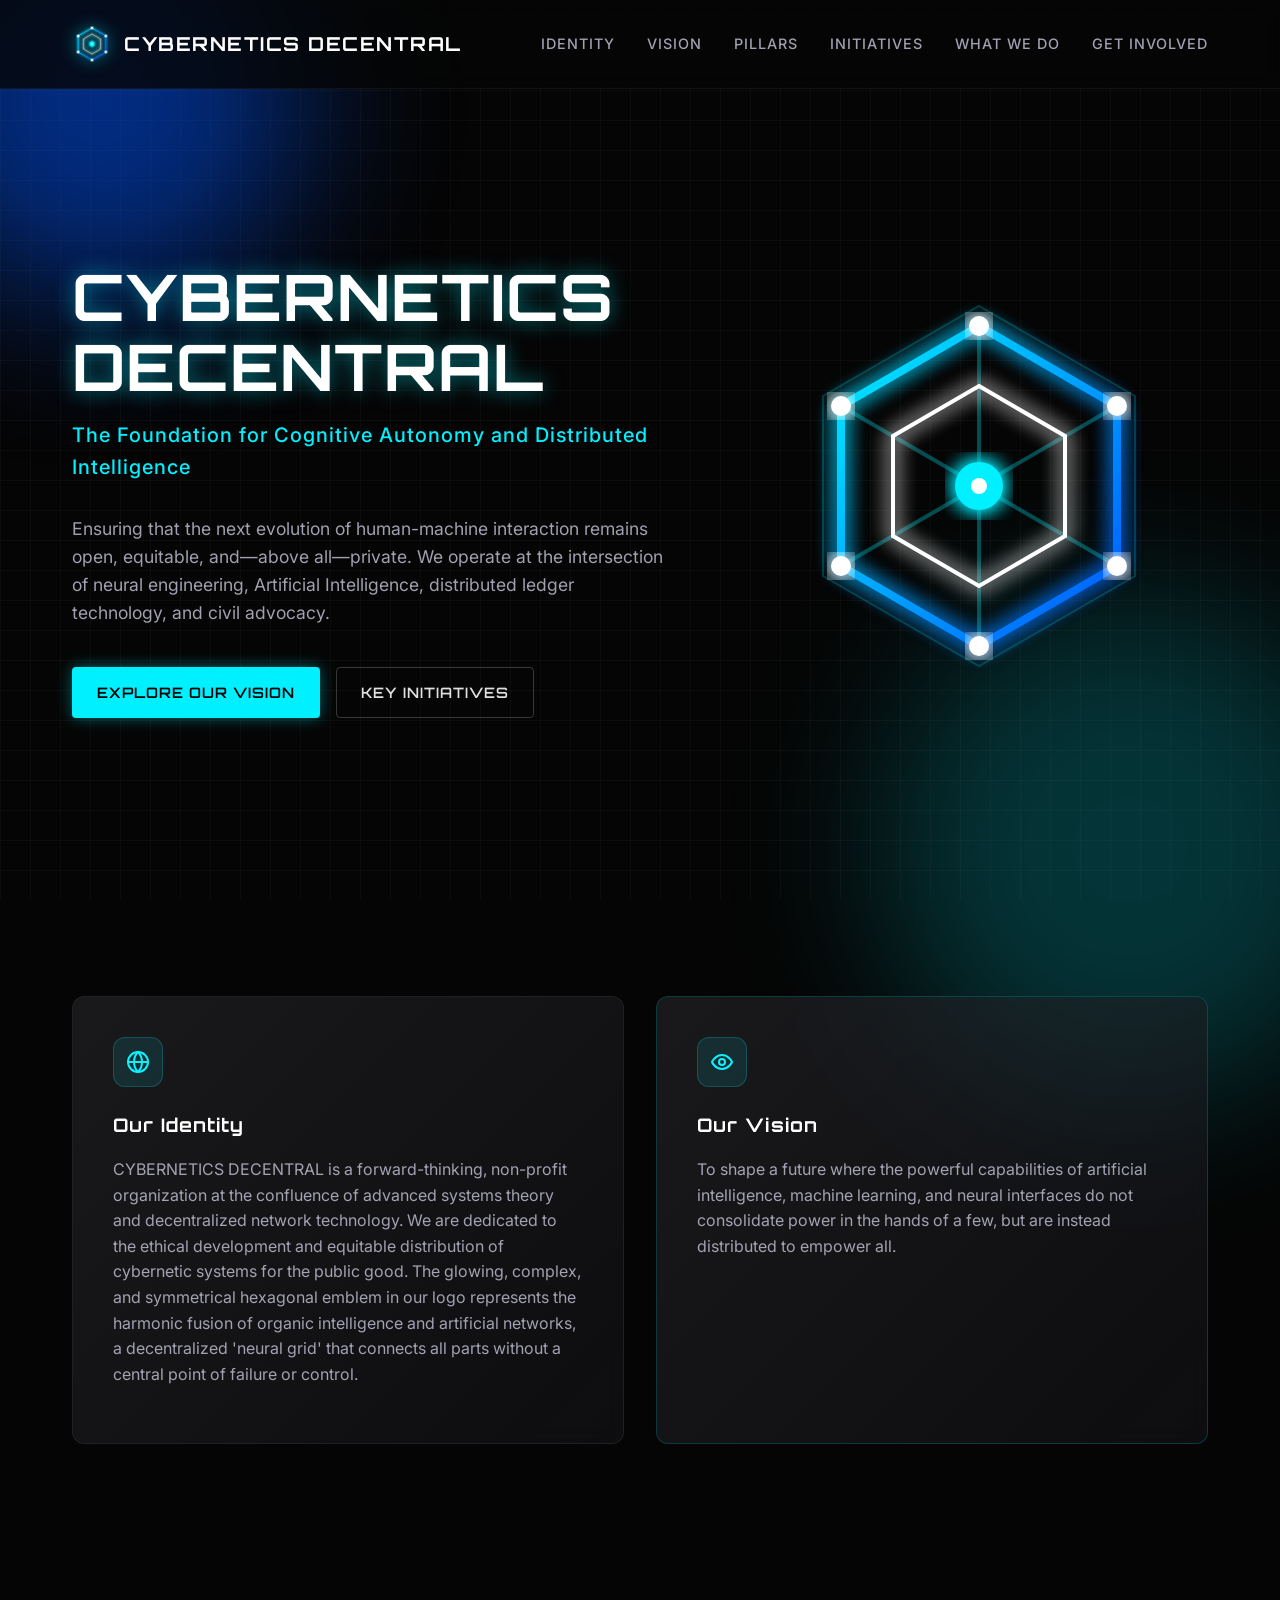
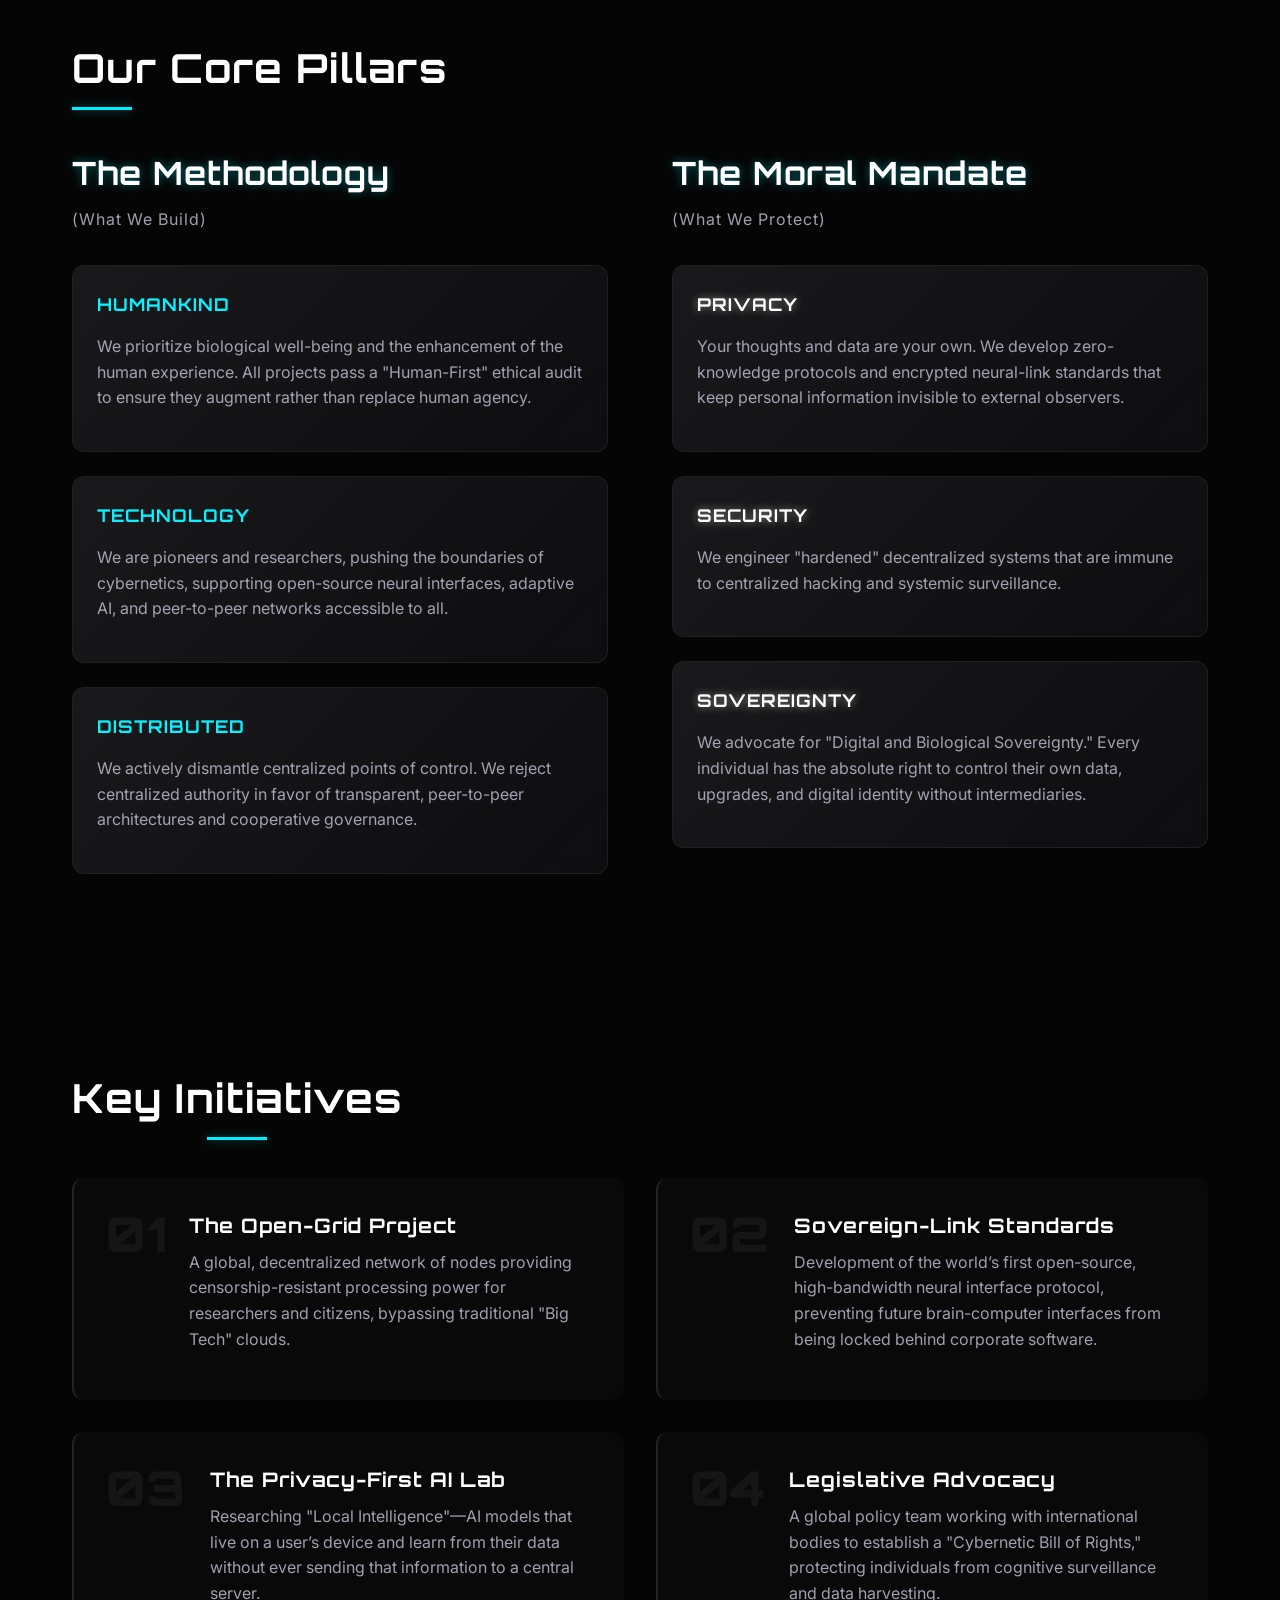
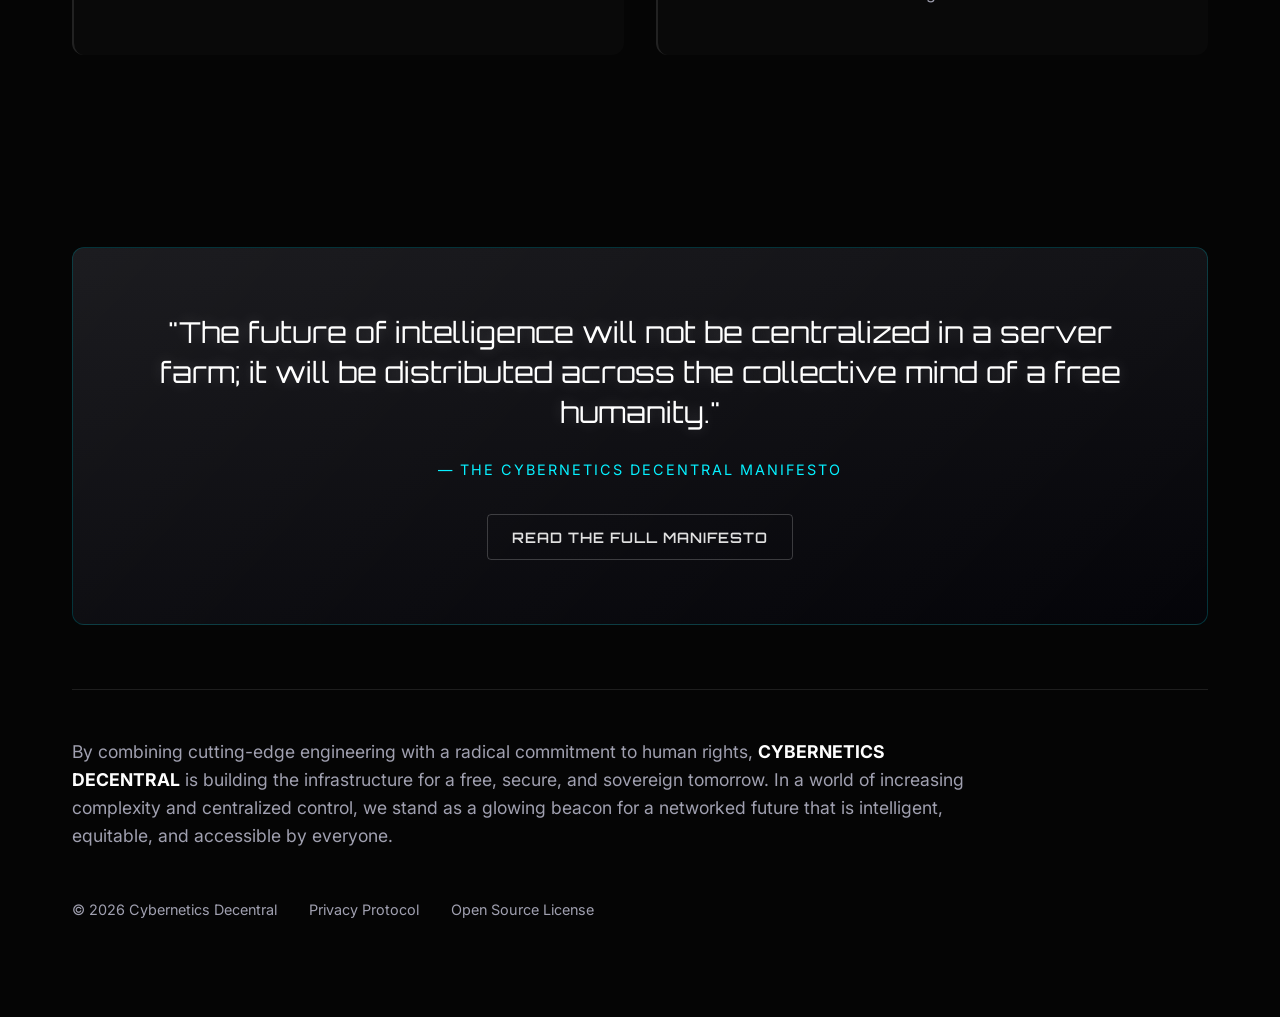
<file: index.html>
<!DOCTYPE html>
<html lang="en">

<head>
    <meta charset="UTF-8">
    <meta name="viewport" content="width=device-width, initial-scale=1.0">
    <title>Cybernetics Decentral | Foundation for Cognitive Autonomy</title>
    <meta name="description"
        content="A global non-profit organization dedicated to ensuring that the next evolution of human-machine interaction remains open, equitable, and private.">

    <!-- Google Fonts -->
    <link rel="preconnect" href="https://fonts.googleapis.com">
    <link rel="preconnect" href="https://fonts.gstatic.com" crossorigin>
    <link
        href="https://fonts.googleapis.com/css2?family=Inter:wght@300;400;500;600&family=Orbitron:wght@400;500;700;900&display=swap"
        rel="stylesheet">

    <!-- Favicon -->
    <link rel="icon" type="image/svg+xml" href="assets/images/logo.svg">

    <!-- Main Stylesheet -->
    <link rel="stylesheet" href="assets/css/style.css">
</head>

<body>

    <!-- Dynamic Background Elements -->
    <div class="bg-grid"></div>
    <div class="glow-orb orb-1"></div>
    <div class="glow-orb orb-2"></div>

    <!-- Navigation -->
    <nav class="navbar">
        <div class="container nav-content">
            <a href="#home" class="nav-logo">
                <img src="assets/images/logo.svg" alt="Cybernetics Decentral Logo" class="logo-icon">
                <span class="logo-text">CYBERNETICS DECENTRAL</span>
            </a>
            <ul class="nav-links" id="nav-links">
                <li><a href="#identity">Identity</a></li>
                <li><a href="#vision">Vision</a></li>
                <li><a href="#pillars">Pillars</a></li>
                <li><a href="#initiatives">Initiatives</a></li>
                <li><a href="#what-we-do">What We Do</a></li>
                <li><a href="#join">Get Involved</a></li>
            </ul>
            <button class="menu-toggle" id="menu-toggle" aria-label="Toggle Navigation Menu">
                <span class="bar"></span>
                <span class="bar"></span>
                <span class="bar"></span>
            </button>
        </div>
    </nav>

    <!-- Hero Section -->
    <header class="hero" id="home">
        <div class="container hero-content reveal">
            <div class="hero-text">
                <h1 class="glitch" data-text="CYBERNETICS DECENTRAL">CYBERNETICS DECENTRAL</h1>
                <h2 class="subtitle">The Foundation for Cognitive Autonomy and Distributed Intelligence</h2>
                <p class="lead-text">
                    Ensuring that the next evolution of human-machine interaction remains open, equitable, and—above
                    all—private. We operate at the intersection of neural engineering, Artificial Intelligence,
                    distributed ledger technology, and civil advocacy.
                </p>
                <div class="hero-actions">
                    <a href="#vision" class="btn btn-primary">Explore Our Vision</a>
                    <a href="#initiatives" class="btn btn-secondary">Key Initiatives</a>
                </div>
            </div>
            <div class="hero-visual">
                <img src="assets/images/logo.svg" alt="Glowing Hexagonal Emblem" class="hero-logo pulse">
            </div>
        </div>
    </header>

    <!-- Identity & Vision Section -->
    <section id="identity" class="section">
        <div class="container grid-2 reveal">
            <div class="glass-card">
                <div class="icon-wrapper">
                    <svg width="24" height="24" viewBox="0 0 24 24" fill="none" stroke="currentColor" stroke-width="2"
                        stroke-linecap="round" stroke-linejoin="round">
                        <circle cx="12" cy="12" r="10"></circle>
                        <path d="M12 2a14.5 14.5 0 0 0 0 20 14.5 14.5 0 0 0 0-20"></path>
                        <path d="M2 12h20"></path>
                    </svg>
                </div>
                <h3>Our Identity</h3>
                <p>
                    CYBERNETICS DECENTRAL is a forward-thinking, non-profit organization at the confluence of advanced
                    systems theory and decentralized network technology. We are dedicated to the ethical development and
                    equitable distribution of cybernetic systems for the public good. The glowing, complex, and
                    symmetrical hexagonal emblem in our logo represents the harmonic fusion of organic intelligence and
                    artificial networks, a decentralized 'neural grid' that connects all parts without a central point
                    of failure or control.
                </p>
            </div>
            <div class="glass-card highlight-card" id="vision">
                <div class="icon-wrapper">
                    <svg width="24" height="24" viewBox="0 0 24 24" fill="none" stroke="currentColor" stroke-width="2"
                        stroke-linecap="round" stroke-linejoin="round">
                        <path d="M2 12s3-7 10-7 10 7 10 7-3 7-10 7-10-7-10-7Z"></path>
                        <circle cx="12" cy="12" r="3"></circle>
                    </svg>
                </div>
                <h3>Our Vision</h3>
                <p>
                    To shape a future where the powerful capabilities of artificial intelligence, machine learning, and
                    neural interfaces do not consolidate power in the hands of a few, but are instead distributed to
                    empower all.
                </p>
            </div>
        </div>
    </section>

    <!-- Core Pillars Section -->
    <section id="pillars" class="section">
        <div class="container reveal">
            <h2 class="section-title">Our Core Pillars</h2>
            <div class="pillars-container">

                <!-- Methodology -->
                <div class="pillar-column">
                    <h3 class="pillar-heading text-glow">The Methodology <span class="sub-heading">(What We
                            Build)</span></h3>
                    <div class="pillar-cards">
                        <div class="glass-card mini-card">
                            <h4>HUMANKIND</h4>
                            <p>We prioritize biological well-being and the enhancement of the human experience. All
                                projects pass a "Human-First" ethical audit to ensure they augment rather than replace
                                human agency.</p>
                        </div>
                        <div class="glass-card mini-card">
                            <h4>TECHNOLOGY</h4>
                            <p>We are pioneers and researchers, pushing the boundaries of cybernetics, supporting
                                open-source neural interfaces, adaptive AI, and peer-to-peer networks accessible to all.
                            </p>
                        </div>
                        <div class="glass-card mini-card">
                            <h4>DISTRIBUTED</h4>
                            <p>We actively dismantle centralized points of control. We reject centralized authority in
                                favor of transparent, peer-to-peer architectures and cooperative governance.</p>
                        </div>
                    </div>
                </div>

                <!-- Moral Mandate -->
                <div class="pillar-column">
                    <h3 class="pillar-heading text-glow">The Moral Mandate <span class="sub-heading">(What We
                            Protect)</span></h3>
                    <div class="pillar-cards">
                        <div class="glass-card mini-card mandate">
                            <h4>PRIVACY</h4>
                            <p>Your thoughts and data are your own. We develop zero-knowledge protocols and encrypted
                                neural-link standards that keep personal information invisible to external observers.
                            </p>
                        </div>
                        <div class="glass-card mini-card mandate">
                            <h4>SECURITY</h4>
                            <p>We engineer "hardened" decentralized systems that are immune to centralized hacking and
                                systemic surveillance.</p>
                        </div>
                        <div class="glass-card mini-card mandate">
                            <h4>SOVEREIGNTY</h4>
                            <p>We advocate for "Digital and Biological Sovereignty." Every individual has the absolute
                                right to control their own data, upgrades, and digital identity without intermediaries.
                            </p>
                        </div>
                    </div>
                </div>

            </div>
        </div>
    </section>

    <!-- Key Initiatives Section -->
    <section id="initiatives" class="section dark-bg">
        <div class="container reveal">
            <h2 class="section-title text-center">Key Initiatives</h2>
            <div class="initiatives-grid">
                <div class="initiative-item">
                    <div class="initiative-number">01</div>
                    <div class="initiative-content">
                        <h4>The Open-Grid Project</h4>
                        <p>A global, decentralized network of nodes providing censorship-resistant processing power for
                            researchers and citizens, bypassing traditional "Big Tech" clouds.</p>
                    </div>
                </div>
                <div class="initiative-item">
                    <div class="initiative-number">02</div>
                    <div class="initiative-content">
                        <h4>Sovereign-Link Standards</h4>
                        <p>Development of the world’s first open-source, high-bandwidth neural interface protocol,
                            preventing future brain-computer interfaces from being locked behind corporate software.</p>
                    </div>
                </div>
                <div class="initiative-item">
                    <div class="initiative-number">03</div>
                    <div class="initiative-content">
                        <h4>The Privacy-First AI Lab</h4>
                        <p>Researching "Local Intelligence"—AI models that live on a user’s device and learn from their
                            data without ever sending that information to a central server.</p>
                    </div>
                </div>
                <div class="initiative-item">
                    <div class="initiative-number">04</div>
                    <div class="initiative-content">
                        <h4>Legislative Advocacy</h4>
                        <p>A global policy team working with international bodies to establish a "Cybernetic Bill of
                            Rights," protecting individuals from cognitive surveillance and data harvesting.</p>
                    </div>
                </div>
            </div>
        </div>
    </section>

    <!-- Get Involved Section -->
    <section id="join" class="section">
        <div class="container reveal">
            <h2 class="section-title text-center">Get Involved</h2>
            <p class="section-desc text-center" style="margin: 0 auto 3rem auto;">
                We are building a future of cognitive freedom. Join our decentralized network, subscribe to updates, or reach out to our core team.
            </p>

            <div class="grid-2">
                <!-- Forms Left Panel -->
                <div class="glass-card forms-panel">
                    <div class="form-group-wrapper">
                        <h3>1. Subscribe to the Neural Dispatch</h3>
                        <p>Get bi-weekly updates on cognitive sovereignty, open-source neural hardware, and cryptography standards.</p>
                        <form id="newsletter-form" class="interactive-form">
                            <div class="input-group">
                                <input type="email" id="newsletter-email" placeholder="Enter your secure email..." required>
                                <button type="submit" class="btn btn-primary">Subscribe</button>
                            </div>
                            <div id="newsletter-success" class="form-feedback hidden">
                                <svg class="check-icon" viewBox="0 0 24 24" width="24" height="24"><path d="M9 16.17L4.83 12l-1.42 1.41L9 19 21 7l-1.41-1.41z" fill="#00f0ff"/></svg>
                                <span>Subscription protocol established! Welcome.</span>
                            </div>
                        </form>
                    </div>

                    <div class="form-group-wrapper mt-4">
                        <h3>2. Message the Core Team</h3>
                        <p>Inquiries about research, funding opportunities, or collaborative advocacy are welcome.</p>
                        <form id="contact-form" class="interactive-form">
                            <div class="input-field">
                                <input type="text" id="contact-name" placeholder="Name or Cryptographic Handle" required>
                            </div>
                            <div class="input-field">
                                <input type="email" id="contact-email" placeholder="Email (optional / for response)" required>
                            </div>
                            <div class="input-field">
                                <textarea id="contact-message" placeholder="Your encrypted transmission..." rows="4" required></textarea>
                            </div>
                            <button type="submit" class="btn btn-secondary">Transmit Message</button>
                            <div id="contact-success" class="form-feedback hidden">
                                <svg class="check-icon" viewBox="0 0 24 24" width="24" height="24"><path d="M9 16.17L4.83 12l-1.42 1.41L9 19 21 7l-1.41-1.41z" fill="#00f0ff"/></svg>
                                <span>Transmission sent and encrypted successfully.</span>
                            </div>
                        </form>
                    </div>
                </div>

                <!-- Grid Registration Console Right Panel -->
                <div class="glass-card console-panel">
                    <h3>3. Register a Neural Grid Node</h3>
                    <p>Contribute compute power to the <strong>Open-Grid Project</strong> and support decentralized AI model hosting. Run a simulation of the registration process below.</p>
                    
                    <form id="node-form" class="node-form-layout">
                        <div class="input-field">
                            <label for="node-name">Node Identifier</label>
                            <input type="text" id="node-name" placeholder="e.g. AURORA-09" required>
                        </div>
                        <div class="grid-2-form">
                            <div class="input-field">
                                <label for="node-location">Geographic Anchor</label>
                                <input type="text" id="node-location" placeholder="e.g. Reykjavik, IS" required>
                            </div>
                            <div class="input-field">
                                <label for="node-tier">Capacity Allocation</label>
                                <select id="node-tier">
                                    <option value="edge">Edge Client (16-32 GB VRAM)</option>
                                    <option value="hub">Hub Node (64-128 GB VRAM)</option>
                                    <option value="supernode">Supernode Cluster (512+ GB VRAM)</option>
                                </select>
                            </div>
                        </div>
                        <button type="submit" id="node-btn" class="btn btn-primary w-full">Initiate Grid Connection</button>
                    </form>

                    <div class="terminal-container mt-4">
                        <div class="terminal-header">
                            <span class="terminal-dot red"></span>
                            <span class="terminal-dot yellow"></span>
                            <span class="terminal-dot green"></span>
                            <span class="terminal-title">grid-registration-daemon</span>
                        </div>
                        <div class="terminal-body" id="terminal-output">
                            <p class="term-dim">// Waiting for grid connection inputs...</p>
                        </div>
                    </div>
                </div>
            </div>
        </div>
    </section>
   
    <!-- Manifesto & Footer Section -->
    <footer class="footer section">
        <div class="container reveal">
            <div class="manifesto-quote glass-card highlight-card">
                <blockquote>
                    "The future of intelligence will not be centralized in a server farm; it will be distributed across
                    the collective mind of a free humanity."
                </blockquote>
                <cite>— The Cybernetics Decentral Manifesto</cite>
                <div style="margin-top: 2rem; text-align: center;">
                    <button id="open-manifesto" class="btn btn-secondary">Read the Full Manifesto</button>
                </div>
            </div>

            <div class="footer-bottom">
                <p class="footer-desc">
                    By combining cutting-edge engineering with a radical commitment to human rights, <strong>CYBERNETICS
                        DECENTRAL</strong> is building the infrastructure for a free, secure, and sovereign tomorrow. In
                    a world of increasing complexity and centralized control, we stand as a glowing beacon for a
                    networked future that is intelligent, equitable, and accessible by everyone.
                </p>
                <div class="footer-links">
                    <span>&copy; 2026 Cybernetics Decentral</span>
                    <a href="privacy.html" id="open-privacy">Privacy Protocol</a>
                    <a href="LICENSE.md" id="open-license">Open Source License</a>
                </div>
            </div>
        </div>
    </footer>

    <!-- Modals Layer -->
    <!-- Manifesto Modal -->
    <div id="manifesto-modal" class="modal-backdrop">
        <div class="modal-content glass-card">
            <button class="modal-close" id="close-manifesto" aria-label="Close Modal">&times;</button>
            <h2 class="text-glow">The Cybernetics Decentral Manifesto</h2>
            <div class="modal-scroll-area">
                <h3>Preamble: The Fork in the Path</h3>
                <p>Humankind stands at the threshold of the most profound evolutionary leap in history: the integration of cognitive biology with distributed computer intelligence. We are designing the digital nervous systems of tomorrow. Yet, we face a critical bifurcation. Will these technologies serve as instruments of ultimate centralization, allowing a handful of corporations and state actors to monitor, curate, and command our very thoughts? Or will they be structured as peer-to-peer networks that extend human cognitive agency, protect individual sovereignty, and liberate collective intelligence?</p>
                
                <h3>I. Cognitive Autonomy & Neural Sovereignty</h3>
                <p>Your mind is the absolute sanctuary of your identity. We assert that every biological entity has the inalienable right to complete neural sovereignty. Any brain-computer interface (BCI) or cognitive enhancement tool must serve solely as an extension of the user. We reject any standard, protocol, or business model that allows cognitive surveillance, data harvesting from neural signals, or direct intervention in human thoughts without absolute, localized user control. The interface is yours; the thoughts are yours; the sovereignty is yours.</p>

                <h3>II. The Fallacy of Centralization</h3>
                <p>Centralized platforms are inherently prone to systematic censorship, monocultures of thought, and systemic vulnerability. Placing the collective intelligence of humanity inside corporate server farms creates single points of failure. Cybernetics Decentral advocates for distributed structures: neural grids where nodes are hosted by thousands of citizens worldwide. If the grid is everywhere, it cannot be turned off. If the nodes are sovereign, the network cannot be coerced.</p>

                <h3>III. Zero-Knowledge Cryptography as a Shield</h3>
                <p>In a world of total digital monitoring, trust is a liability. We replace trust with mathematical proof. We design zero-knowledge protocols that allow data to be verified without being exposed. Your private models, your identity, and your neural parameters are protected by mathematics. You interact with the grid, you utilize collective resources, but you remain invisible to external surveillance.</p>

                <h3>IV. The Call to the Grid</h3>
                <p>We do not request permission from central institutions; we build the alternative. By registering nodes, establishing open BCI protocols, and adopting zero-knowledge technologies, we are wiring the infrastructure of a free, sovereign tomorrow. The future of intelligence will not be centralized in a server farm; it will be distributed across the collective mind of a free humanity. Join us. Establish your node. Secure your thoughts.</p>
            </div>
            <div class="modal-footer">
                <button class="btn btn-primary close-modal-btn">Acknowledge Manifesto</button>
            </div>
        </div>
    </div>

    <!-- Privacy Protocol Modal -->
    <div id="privacy-modal" class="modal-backdrop">
        <div class="modal-content glass-card">
            <button class="modal-close" id="close-privacy" aria-label="Close Modal">&times;</button>
            <h2 class="text-glow">Neural & Data Privacy Protocol</h2>
            <div class="modal-scroll-area">
                <p>Cybernetics Decentral operates on a "Zero-Trust, Zero-Knowledge" (ZT/ZK) foundation. This protocol outlines how our designs and open-source infrastructure treat user data.</p>
                
                <h3>1. Local-First Processing</h3>
                <p>All machine learning inference and BCI raw data processing must occur locally on the user's edge hardware. The network serves as an opt-in distribution channel for consensus, not a central repository for user-specific data.</p>
                
                <h3>2. Zero-Knowledge Proofs (ZKP)</h3>
                <p>When interacting with the Open-Grid, nodes use ZKPs to verify network contributions, run computations, and authenticate transactions. This mathematically guarantees that no private inputs, raw text data, or neural signals are ever transmitted or stored on remote nodes.</p>
                
                <h3>3. Cognitive Encryption Standards</h3>
                <p>We advocate for and build standardized cryptographic layers directly at the hardware-software BCI junction. Neural signals are encrypted at the sensor level, ensuring that even if a host OS is compromised, the brain-wave patterns remain undecipherable without physical authorization keys.</p>
                
                <h3>4. No Tracking, No Analytics</h3>
                <p>We run zero analytics engines, cookie tracking, or behavioral profiling tools. This website is hosted on decentralized servers, performs zero logging, and collects only form data that users explicitly choose to encrypt and transmit.</p>
            </div>
            <div class="modal-footer">
                <button class="btn btn-secondary close-modal-btn">Close Protocol</button>
            </div>
        </div>
    </div>

    <!-- Open Source License Modal -->
    <div id="license-modal" class="modal-backdrop">
        <div class="modal-content glass-card">
            <button class="modal-close" id="close-license" aria-label="Close Modal">&times;</button>
            <h2 class="text-glow">Open Source License</h2>
            <div class="modal-scroll-area">
                <p>All software developed under the Cybernetics Decentral foundation is released under the BSD 3-Clause License. This allows maximum utility, auditing, and integration into both public and private systems, ensuring code remains accessible for review.</p>
                <pre class="license-pre">
BSD 3-Clause License

Copyright (c) 2026, Cybernetics Decentral 

Redistribution and use in source and binary forms, with or without
modification, are permitted provided that the following conditions are met:

1. Redistributions of source code must retain the above copyright notice, this
   list of conditions and the following disclaimer.

2. Redistributions in binary form must reproduce the above copyright notice,
   this list of conditions and the following disclaimer in the documentation
   and/or other materials provided with the distribution.

3. Neither the name of the copyright holder nor the names of its
   contributors may be used to endorse or promote products derived from
   this software without specific prior written permission.

THIS SOFTWARE IS PROVIDED BY THE COPYRIGHT HOLDERS AND CONTRIBUTORS "AS IS"
AND ANY EXPRESS OR IMPLIED WARRANTIES, INCLUDING, BUT NOT LIMITED TO, THE
IMPLIED WARRANTIES OF MERCHANTABILITY AND FITNESS FOR A PARTICULAR PURPOSE ARE
DISCLAIMED. IN NO EVENT SHALL THE COPYRIGHT HOLDER OR CONTRIBUTORS BE LIABLE
FOR ANY DIRECT, INDIRECT, INCIDENTAL, SPECIAL, EXEMPLARY, OR CONSEQUENTIAL
DAMAGES (INCLUDING, BUT NOT LIMITED TO, PROCUREMENT OF SUBSTITUTE GOODS OR
SERVICES; LOSS OF USE, DATA, OR PROFITS; OR BUSINESS INTERRUPTION) HOWEVER
CAUSED AND ON ANY THEORY OF LIABILITY, WHETHER IN CONTRACT, STRICT LIABILITY,
OR TORT (INCLUDING NEGLIGENCE OR OTHERWISE) ARISING IN ANY WAY OUT OF THE USE
OF THIS SOFTWARE, EVEN IF ADVISED OF THE POSSIBILITY OF SUCH DAMAGE.
                </pre>
            </div>
            <div class="modal-footer">
                <button class="btn btn-secondary close-modal-btn">Close License</button>
            </div>
        </div>
    </div>

    <!-- Scripts -->
    <script src="assets/js/app.js"></script>
</body>

</html>
</file>
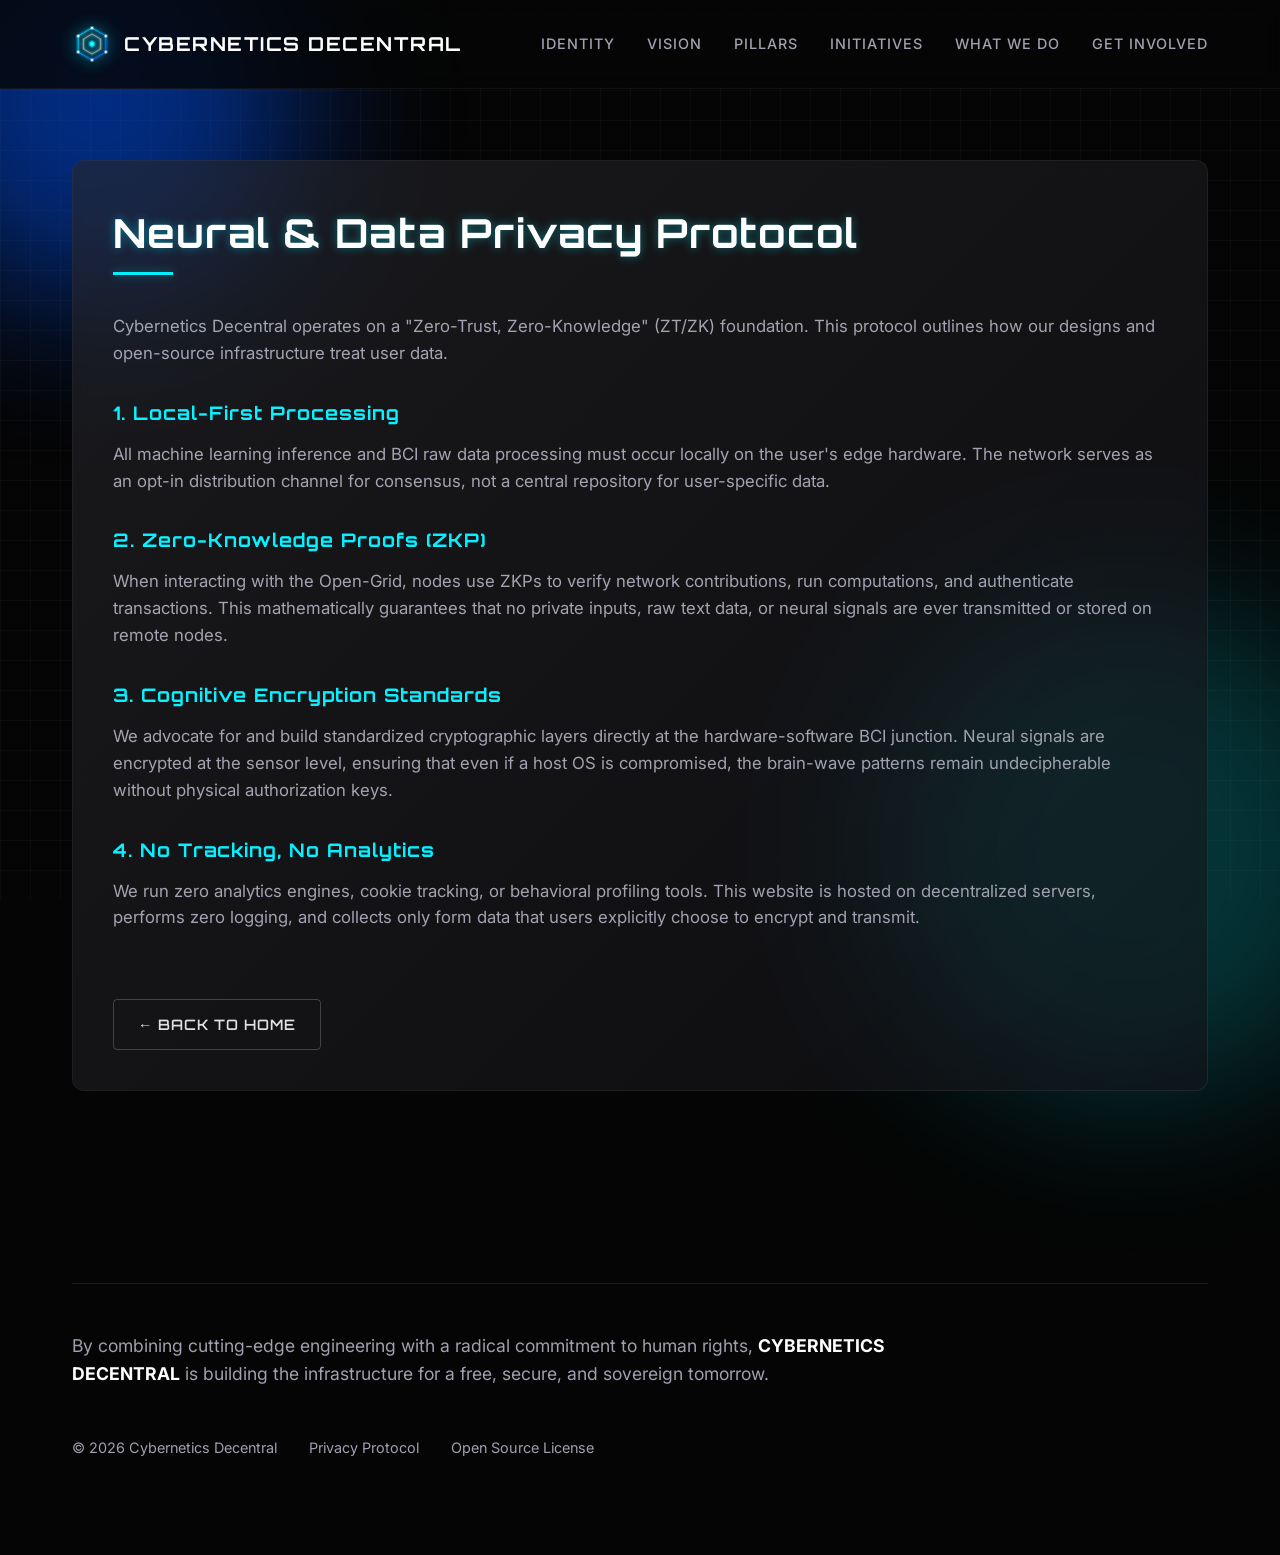
<file: privacy.html>
<!DOCTYPE html>
<html lang="en">

<head>
    <meta charset="UTF-8">
    <meta name="viewport" content="width=device-width, initial-scale=1.0">
    <title>Privacy Protocol | Cybernetics Decentral</title>
    <meta name="description"
        content="The official Zero-Trust, Zero-Knowledge Neural & Data Privacy Protocol of Cybernetics Decentral.">

    <!-- Google Fonts -->
    <link rel="preconnect" href="https://fonts.googleapis.com">
    <link rel="preconnect" href="https://fonts.gstatic.com" crossorigin>
    <link
        href="https://fonts.googleapis.com/css2?family=Inter:wght@300;400;500;600&family=Orbitron:wght@400;500;700;900&display=swap"
        rel="stylesheet">

    <!-- Favicon -->
    <link rel="icon" type="image/svg+xml" href="assets/images/logo.svg">

    <!-- Main Stylesheet -->
    <link rel="stylesheet" href="assets/css/style.css">
    
    <style>
        .content-page {
            padding-top: 10rem;
            padding-bottom: 6rem;
            min-height: 80vh;
        }
        .content-card h2 {
            margin-bottom: 2rem;
        }
        .content-card h3 {
            margin-top: 2rem;
            margin-bottom: 0.75rem;
            color: var(--accent-primary);
        }
        .content-card p {
            margin-bottom: 1.25rem;
            font-size: 1.05rem;
        }
        .back-link {
            margin-top: 3rem;
            display: inline-block;
        }
    </style>
</head>

<body>

    <!-- Dynamic Background Elements -->
    <div class="bg-grid"></div>
    <div class="glow-orb orb-1"></div>
    <div class="glow-orb orb-2"></div>

    <!-- Navigation -->
    <nav class="navbar">
        <div class="container nav-content">
            <a href="index.html#home" class="nav-logo">
                <img src="assets/images/logo.svg" alt="Cybernetics Decentral Logo" class="logo-icon">
                <span class="logo-text">CYBERNETICS DECENTRAL</span>
            </a>
            <ul class="nav-links" id="nav-links">
                <li><a href="index.html#identity">Identity</a></li>
                <li><a href="index.html#vision">Vision</a></li>
                <li><a href="index.html#pillars">Pillars</a></li>
                <li><a href="index.html#initiatives">Initiatives</a></li>
                <li><a href="index.html#what-we-do">What We Do</a></li>
                <li><a href="index.html#join">Get Involved</a></li>
            </ul>
            <button class="menu-toggle" id="menu-toggle" aria-label="Toggle Navigation Menu">
                <span class="bar"></span>
                <span class="bar"></span>
                <span class="bar"></span>
            </button>
        </div>
    </nav>

    <!-- Main Content -->
    <main class="content-page">
        <div class="container">
            <article class="glass-card content-card reveal active">
                <h1 class="text-glow section-title">Neural & Data Privacy Protocol</h1>
                
                <p>Cybernetics Decentral operates on a "Zero-Trust, Zero-Knowledge" (ZT/ZK) foundation. This protocol outlines how our designs and open-source infrastructure treat user data.</p>
                
                <h3>1. Local-First Processing</h3>
                <p>All machine learning inference and BCI raw data processing must occur locally on the user's edge hardware. The network serves as an opt-in distribution channel for consensus, not a central repository for user-specific data.</p>
                
                <h3>2. Zero-Knowledge Proofs (ZKP)</h3>
                <p>When interacting with the Open-Grid, nodes use ZKPs to verify network contributions, run computations, and authenticate transactions. This mathematically guarantees that no private inputs, raw text data, or neural signals are ever transmitted or stored on remote nodes.</p>
                
                <h3>3. Cognitive Encryption Standards</h3>
                <p>We advocate for and build standardized cryptographic layers directly at the hardware-software BCI junction. Neural signals are encrypted at the sensor level, ensuring that even if a host OS is compromised, the brain-wave patterns remain undecipherable without physical authorization keys.</p>
                
                <h3>4. No Tracking, No Analytics</h3>
                <p>We run zero analytics engines, cookie tracking, or behavioral profiling tools. This website is hosted on decentralized servers, performs zero logging, and collects only form data that users explicitly choose to encrypt and transmit.</p>

                <a href="index.html" class="btn btn-secondary back-link">&larr; Back to Home</a>
            </article>
        </div>
    </main>

    <!-- Footer -->
    <footer class="footer section">
        <div class="container">
            <div class="footer-bottom">
                <p class="footer-desc">
                    By combining cutting-edge engineering with a radical commitment to human rights, <strong>CYBERNETICS
                        DECENTRAL</strong> is building the infrastructure for a free, secure, and sovereign tomorrow.
                </p>
                <div class="footer-links">
                    <span>&copy; 2026 Cybernetics Decentral</span>
                    <a href="privacy.html">Privacy Protocol</a>
                    <a href="LICENSE.md">Open Source License</a>
                </div>
            </div>
        </div>
    </footer>

    <!-- Scripts -->
    <script src="assets/js/app.js"></script>
</body>

</html>
</file>
<file: assets/css/style.css>
:root {
    /* Color Palette */
    --bg-dark: #050505;
    --bg-card: rgba(20, 20, 25, 0.6);
    --bg-card-hover: rgba(30, 30, 40, 0.8);
    --text-main: #e0e0e0;
    --text-muted: #a0a0b0;
    --accent-primary: #00f0ff;
    --accent-secondary: #0055ff;
    --glow-primary: rgba(0, 240, 255, 0.4);
    
    /* Typography */
    --font-sans: 'Inter', sans-serif;
    --font-heading: 'Orbitron', sans-serif;
    
    /* Spacing & Borders */
    --border-radius: 12px;
    --transition-fast: 0.2s ease;
    --transition-slow: 0.5s cubic-bezier(0.25, 1, 0.5, 1);
}

html {
    scroll-behavior: smooth;
}

* {
    margin: 0;
    padding: 0;
    box-sizing: border-box;
}

body {
    background-color: var(--bg-dark);
    color: var(--text-main);
    font-family: var(--font-sans);
    line-height: 1.6;
    overflow-x: hidden;
    position: relative;
}

/* Background Effects */
.bg-grid {
    position: fixed;
    top: 0;
    left: 0;
    width: 100vw;
    height: 100vh;
    background-image: 
        linear-gradient(rgba(255, 255, 255, 0.03) 1px, transparent 1px),
        linear-gradient(90deg, rgba(255, 255, 255, 0.03) 1px, transparent 1px);
    background-size: 30px 30px;
    z-index: -2;
    pointer-events: none;
}

.glow-orb {
    position: fixed;
    border-radius: 50%;
    filter: blur(80px);
    z-index: -1;
    pointer-events: none;
    opacity: 0.5;
}

.orb-1 {
    width: 400px;
    height: 400px;
    background: var(--accent-secondary);
    top: -100px;
    left: -100px;
    animation: float 15s infinite alternate;
}

.orb-2 {
    width: 500px;
    height: 500px;
    background: var(--glow-primary);
    bottom: -200px;
    right: -100px;
    animation: float 20s infinite alternate-reverse;
}

@keyframes float {
    0% { transform: translate(0, 0); }
    100% { transform: translate(100px, 50px); }
}

/* Container */
.container {
    max-width: 1200px;
    margin: 0 auto;
    padding: 0 2rem;
}

/* Typography */
h1, h2, h3, h4, h5, h6 {
    font-family: var(--font-heading);
    font-weight: 700;
    letter-spacing: 1px;
    color: #fff;
    margin-bottom: 1rem;
}

p {
    margin-bottom: 1rem;
    color: var(--text-muted);
}

.text-glow {
    text-shadow: 0 0 10px var(--glow-primary);
}

.text-center {
    text-align: center;
}

/* Navigation */
.navbar {
    position: fixed;
    top: 0;
    width: 100%;
    padding: 1.5rem 0;
    z-index: 100;
    background: rgba(5, 5, 5, 0.8);
    backdrop-filter: blur(10px);
    border-bottom: 1px solid rgba(255, 255, 255, 0.05);
    transition: var(--transition-fast);
}

.nav-content {
    display: flex;
    justify-content: space-between;
    align-items: center;
}

.nav-logo {
    display: flex;
    align-items: center;
    text-decoration: none;
    gap: 0.75rem;
}

.logo-icon {
    width: 40px;
    height: 40px;
    filter: drop-shadow(0 0 8px var(--accent-primary));
}

.logo-text {
    font-family: var(--font-heading);
    font-weight: 700;
    font-size: 1.2rem;
    color: #fff;
    letter-spacing: 1.5px;
}

.nav-links {
    list-style: none;
    display: flex;
    gap: 2rem;
}

.nav-links a {
    text-decoration: none;
    color: var(--text-muted);
    font-size: 0.9rem;
    font-weight: 500;
    text-transform: uppercase;
    letter-spacing: 1px;
    transition: var(--transition-fast);
    position: relative;
}

.nav-links a:hover {
    color: var(--accent-primary);
    text-shadow: 0 0 8px var(--glow-primary);
}

/* Buttons */
.btn {
    display: inline-block;
    padding: 0.8rem 1.5rem;
    text-decoration: none;
    font-family: var(--font-heading);
    font-weight: 600;
    font-size: 0.9rem;
    text-transform: uppercase;
    letter-spacing: 1px;
    border-radius: 4px;
    transition: var(--transition-fast);
    cursor: pointer;
    border: 1px solid transparent;
}

.btn-primary {
    background: var(--accent-primary);
    color: #000;
    box-shadow: 0 0 15px var(--glow-primary);
}

.btn-primary:hover {
    background: #fff;
    box-shadow: 0 0 25px var(--glow-primary);
}

.btn-secondary {
    background: transparent;
    color: var(--text-main);
    border-color: rgba(255, 255, 255, 0.2);
}

.btn-secondary:hover {
    border-color: var(--accent-primary);
    color: var(--accent-primary);
    background: rgba(0, 240, 255, 0.05);
}

/* Sections */
.section {
    padding: 6rem 0;
}

.section-title {
    font-size: 2.5rem;
    margin-bottom: 3rem;
    position: relative;
    display: inline-block;
}

.section-title::after {
    content: '';
    position: absolute;
    bottom: -10px;
    left: 0;
    width: 60px;
    height: 3px;
    background: var(--accent-primary);
    box-shadow: 0 0 10px var(--glow-primary);
}

.text-center.section-title::after {
    left: 50%;
    transform: translateX(-50%);
}

.section-desc {
    font-size: 1.2rem;
    max-width: 800px;
    margin-bottom: 3rem;
}

/* Glass Cards */
.glass-card {
    background: var(--bg-card);
    backdrop-filter: blur(12px);
    border: 1px solid rgba(255, 255, 255, 0.08);
    border-radius: var(--border-radius);
    padding: 2.5rem;
    transition: var(--transition-slow);
    position: relative;
    overflow: hidden;
}

.glass-card::before {
    content: '';
    position: absolute;
    top: 0;
    left: 0;
    width: 100%;
    height: 100%;
    background: linear-gradient(135deg, rgba(255,255,255,0.05) 0%, transparent 100%);
    pointer-events: none;
}

.glass-card:hover {
    transform: translateY(-5px);
    border-color: rgba(0, 240, 255, 0.3);
    box-shadow: 0 10px 30px rgba(0, 0, 0, 0.5), 0 0 15px rgba(0, 240, 255, 0.1);
    background: var(--bg-card-hover);
}

.highlight-card {
    border-color: rgba(0, 240, 255, 0.2);
}

/* Grids */
.grid-2 {
    display: grid;
    grid-template-columns: 1fr 1fr;
    gap: 2rem;
}

/* Hero */
.hero {
    min-height: 100vh;
    display: flex;
    align-items: center;
    padding-top: 5rem;
}

.hero-content {
    display: grid;
    grid-template-columns: 3fr 2fr;
    gap: 4rem;
    align-items: center;
}

.glitch {
    font-size: 4rem;
    line-height: 1.1;
    margin-bottom: 1rem;
    color: #fff;
    text-shadow: 0 0 20px rgba(0, 240, 255, 0.5);
    position: relative;
}

.subtitle {
    font-size: 1.25rem;
    color: var(--accent-primary);
    font-weight: 500;
    margin-bottom: 2rem;
    font-family: var(--font-sans);
}

.lead-text {
    font-size: 1.1rem;
    max-width: 600px;
    margin-bottom: 2.5rem;
}

.hero-actions {
    display: flex;
    gap: 1rem;
}

.hero-logo {
    width: 100%;
    max-width: 400px;
    height: auto;
}

.pulse {
    animation: pulseGlow 4s infinite alternate;
}

@keyframes pulseGlow {
    0% { filter: drop-shadow(0 0 15px var(--accent-primary)) brightness(1); }
    100% { filter: drop-shadow(0 0 35px var(--accent-primary)) brightness(1.2); }
}

/* Icons */
.icon-wrapper {
    width: 50px;
    height: 50px;
    border-radius: 12px;
    background: rgba(0, 240, 255, 0.1);
    display: flex;
    align-items: center;
    justify-content: center;
    color: var(--accent-primary);
    margin-bottom: 1.5rem;
    border: 1px solid rgba(0, 240, 255, 0.2);
}

/* Pillars Section */
.pillars-container {
    display: grid;
    grid-template-columns: 1fr 1fr;
    gap: 4rem;
}

.pillar-heading {
    font-size: 2rem;
    margin-bottom: 2rem;
    display: flex;
    flex-direction: column;
}

.sub-heading {
    font-size: 1rem;
    color: var(--text-muted);
    font-family: var(--font-sans);
    font-weight: 400;
    margin-top: 0.5rem;
    text-shadow: none;
}

.pillar-cards {
    display: flex;
    flex-direction: column;
    gap: 1.5rem;
}

.mini-card {
    padding: 1.5rem;
}

.mini-card h4 {
    color: var(--accent-primary);
    font-size: 1.1rem;
}

.mandate h4 {
    color: #fff;
    text-shadow: 0 0 8px rgba(255, 255, 255, 0.5);
}

/* Initiatives */
.initiatives-grid {
    display: grid;
    grid-template-columns: 1fr 1fr;
    gap: 2rem;
}

.initiative-item {
    display: flex;
    gap: 1.5rem;
    background: rgba(255, 255, 255, 0.02);
    padding: 2rem;
    border-radius: var(--border-radius);
    border-left: 2px solid rgba(255, 255, 255, 0.1);
    transition: var(--transition-fast);
}

.initiative-item:hover {
    background: rgba(0, 240, 255, 0.05);
    border-left-color: var(--accent-primary);
}

.initiative-number {
    font-family: var(--font-heading);
    font-size: 3rem;
    font-weight: 900;
    color: rgba(255, 255, 255, 0.05);
    line-height: 1;
    transition: var(--transition-fast);
}

.initiative-item:hover .initiative-number {
    color: rgba(0, 240, 255, 0.2);
}

.initiative-content h4 {
    font-size: 1.25rem;
    margin-bottom: 0.5rem;
}

/* What We Do */
.feature-card h4 {
    font-size: 1.2rem;
    color: var(--accent-primary);
}

/* Footer / Manifesto */
.manifesto-quote {
    padding: 4rem;
    text-align: center;
    margin-bottom: 4rem;
    background: linear-gradient(to bottom, rgba(20, 20, 25, 0.8), rgba(5, 5, 10, 0.9));
}

blockquote {
    font-family: var(--font-heading);
    font-size: 1.8rem;
    color: #fff;
    line-height: 1.4;
    margin-bottom: 1.5rem;
    text-shadow: 0 0 15px rgba(255, 255, 255, 0.2);
}

cite {
    font-style: normal;
    color: var(--accent-primary);
    letter-spacing: 2px;
    text-transform: uppercase;
    font-size: 0.9rem;
}

.footer-bottom {
    border-top: 1px solid rgba(255, 255, 255, 0.1);
    padding-top: 3rem;
    display: flex;
    flex-direction: column;
    gap: 2rem;
}

.footer-desc {
    font-size: 1.1rem;
    max-width: 900px;
}

.footer-desc strong {
    color: #fff;
}

.footer-links {
    display: flex;
    gap: 2rem;
    color: var(--text-muted);
    font-size: 0.9rem;
}

.footer-links a {
    color: var(--text-muted);
    text-decoration: none;
    transition: var(--transition-fast);
}

.footer-links a:hover {
    color: var(--accent-primary);
}

/* Utility / Helpers */
.mt-4 { margin-top: 2rem; }

/* Animations (Reveal) */
.reveal {
    opacity: 0;
    transform: translateY(30px);
    transition: all 0.8s ease-out;
}

.reveal.active {
    opacity: 1;
    transform: translateY(0);
}

/* Responsive */
@media (max-width: 992px) {
    .hero-content, .grid-2, .pillars-container, .initiatives-grid {
        grid-template-columns: 1fr;
    }
    
    .hero-visual {
        order: -1;
        text-align: center;
    }
    
    .hero-logo {
        max-width: 250px;
    }
    
    .glitch {
        font-size: 3rem;
    }
}

/* Interactive Forms & Console Panels */
.forms-panel, .console-panel {
    display: flex;
    flex-direction: column;
    justify-content: flex-start;
}

.form-group-wrapper h3, .console-panel h3 {
    font-size: 1.3rem;
    color: #fff;
    margin-bottom: 0.5rem;
    font-family: var(--font-heading);
}

.interactive-form, .node-form-layout {
    margin-top: 1rem;
}

.input-group {
    display: flex;
    gap: 0.5rem;
}

.input-group input[type="email"] {
    flex: 1;
}

input[type="text"],
input[type="email"],
select,
textarea {
    background: rgba(255, 255, 255, 0.03);
    border: 1px solid rgba(255, 255, 255, 0.1);
    border-radius: 4px;
    color: #fff;
    padding: 0.8rem 1rem;
    font-family: var(--font-sans);
    font-size: 0.95rem;
    transition: border-color var(--transition-fast), box-shadow var(--transition-fast);
    width: 100%;
}

input[type="text"]:focus,
input[type="email"]:focus,
select:focus,
textarea:focus {
    outline: none;
    border-color: var(--accent-primary);
    box-shadow: 0 0 10px rgba(0, 240, 255, 0.2);
    background: rgba(255, 255, 255, 0.05);
}

select option {
    background: #111;
    color: #fff;
}

.input-field {
    margin-bottom: 1.2rem;
}

.input-field label {
    display: block;
    font-family: var(--font-heading);
    font-size: 0.8rem;
    text-transform: uppercase;
    letter-spacing: 1px;
    color: var(--text-muted);
    margin-bottom: 0.4rem;
}

.grid-2-form {
    display: grid;
    grid-template-columns: 1fr 1fr;
    gap: 1rem;
}

@media (max-width: 576px) {
    .grid-2-form {
        grid-template-columns: 1fr;
    }
}

.w-full {
    width: 100%;
}

/* Form Feedback System */
.form-feedback {
    display: flex;
    align-items: center;
    gap: 0.75rem;
    margin-top: 1rem;
    padding: 0.8rem 1rem;
    background: rgba(0, 240, 255, 0.05);
    border: 1px solid rgba(0, 240, 255, 0.2);
    border-radius: 4px;
    color: #fff;
    font-size: 0.9rem;
    animation: fadeIn 0.4s ease;
}

.form-feedback.hidden {
    display: none !important;
}

.check-icon {
    width: 20px;
    height: 20px;
    flex-shrink: 0;
}

/* Terminal Container for Node Simulation */
.terminal-container {
    background: #020205;
    border: 1px solid rgba(0, 240, 255, 0.15);
    border-radius: 6px;
    box-shadow: 0 4px 20px rgba(0, 0, 0, 0.8);
    overflow: hidden;
    font-family: 'Courier New', Courier, monospace;
    font-size: 0.85rem;
    display: flex;
    flex-direction: column;
    min-height: 200px;
    flex: 1;
}

.terminal-header {
    background: rgba(255, 255, 255, 0.02);
    border-bottom: 1px solid rgba(255, 255, 255, 0.05);
    padding: 0.5rem 1rem;
    display: flex;
    align-items: center;
    gap: 0.4rem;
}

.terminal-dot {
    width: 10px;
    height: 10px;
    border-radius: 50%;
    display: inline-block;
}

.terminal-dot.red { background: #ff5f56; }
.terminal-dot.yellow { background: #ffbd2e; }
.terminal-dot.green { background: #27c93f; }

.terminal-title {
    margin-left: 0.5rem;
    font-family: var(--font-sans);
    color: var(--text-muted);
    font-size: 0.75rem;
    letter-spacing: 0.5px;
}

.terminal-body {
    padding: 1rem;
    color: #00f0ff;
    line-height: 1.5;
    overflow-y: auto;
    max-height: 180px;
    text-shadow: 0 0 5px rgba(0, 240, 255, 0.3);
}

.term-dim {
    color: var(--text-muted);
    text-shadow: none;
}

.term-success {
    color: #27c93f;
    text-shadow: 0 0 5px rgba(39, 201, 63, 0.3);
}

.term-cursor::after {
    content: '▊';
    animation: blink 1s step-start infinite;
    margin-left: 2px;
}

@keyframes blink {
    50% { opacity: 0; }
}

/* Modals System styling */
.modal-backdrop {
    position: fixed;
    top: 0;
    left: 0;
    width: 100vw;
    height: 100vh;
    background: rgba(0, 0, 0, 0.7);
    backdrop-filter: blur(15px);
    z-index: 1000;
    display: flex;
    align-items: center;
    justify-content: center;
    opacity: 0;
    pointer-events: none;
    transition: opacity 0.4s ease;
}

.modal-backdrop.active {
    opacity: 1;
    pointer-events: all;
}

.modal-content {
    width: 90%;
    max-width: 700px;
    max-height: 85vh;
    overflow: hidden;
    display: flex;
    flex-direction: column;
    padding: 3rem !important; /* Force override cards standard padding */
    box-shadow: 0 20px 50px rgba(0, 0, 0, 0.8), 0 0 30px rgba(0, 240, 255, 0.15);
    transform: scale(0.9);
    transition: transform 0.4s cubic-bezier(0.34, 1.56, 0.64, 1);
}

.modal-backdrop.active .modal-content {
    transform: scale(1);
}

.modal-close {
    position: absolute;
    top: 1.5rem;
    right: 1.5rem;
    background: transparent;
    border: none;
    color: var(--text-muted);
    font-size: 2rem;
    cursor: pointer;
    transition: color var(--transition-fast);
    line-height: 1;
}

.modal-close:hover {
    color: var(--accent-primary);
}

.modal-scroll-area {
    overflow-y: auto;
    margin: 1.5rem 0;
    padding-right: 1rem;
    flex: 1;
}

.modal-scroll-area h3 {
    font-size: 1.15rem;
    color: #fff;
    margin: 1.5rem 0 0.5rem 0;
    font-family: var(--font-heading);
}

.modal-scroll-area h3:first-child {
    margin-top: 0;
}

.modal-scroll-area p {
    font-size: 0.95rem;
    line-height: 1.6;
    margin-bottom: 1rem;
}

.modal-scroll-area p:last-child {
    margin-bottom: 0;
}

.license-pre {
    background: rgba(0, 0, 0, 0.3);
    border: 1px solid rgba(255, 255, 255, 0.05);
    border-radius: 4px;
    color: var(--text-muted);
    font-family: 'Courier New', Courier, monospace;
    font-size: 0.8rem;
    line-height: 1.4;
    overflow-x: auto;
    padding: 1rem;
    white-space: pre;
}

.modal-footer {
    border-top: 1px solid rgba(255, 255, 255, 0.08);
    padding-top: 1.5rem;
    display: flex;
    justify-content: flex-end;
}

/* Custom Scrollbar for Modal Area & Terminal */
.modal-scroll-area::-webkit-scrollbar,
.terminal-body::-webkit-scrollbar {
    width: 6px;
}
.modal-scroll-area::-webkit-scrollbar-track,
.terminal-body::-webkit-scrollbar-track {
    background: rgba(255, 255, 255, 0.02);
}
.modal-scroll-area::-webkit-scrollbar-thumb,
.terminal-body::-webkit-scrollbar-thumb {
    background: rgba(255, 255, 255, 0.1);
    border-radius: 3px;
}
.modal-scroll-area::-webkit-scrollbar-thumb:hover,
.terminal-body::-webkit-scrollbar-thumb:hover {
    background: var(--accent-primary);
}

/* Menu Toggle (Hamburger) */
.menu-toggle {
    display: none;
    flex-direction: column;
    justify-content: space-between;
    width: 30px;
    height: 21px;
    background: transparent;
    border: none;
    cursor: pointer;
    z-index: 101;
    padding: 0;
}

.menu-toggle .bar {
    height: 3px;
    width: 100%;
    background-color: #fff;
    border-radius: 10px;
    transition: all 0.3s ease;
}

.menu-toggle.active .bar:nth-child(1) {
    transform: translateY(9px) rotate(45deg);
    background-color: var(--accent-primary);
}
.menu-toggle.active .bar:nth-child(2) {
    opacity: 0;
}
.menu-toggle.active .bar:nth-child(3) {
    transform: translateY(-9px) rotate(-45deg);
    background-color: var(--accent-primary);
}

@keyframes fadeIn {
    from { opacity: 0; }
    to { opacity: 1; }
}

/* Responsive Media Queries */
@media (max-width: 768px) {
    .menu-toggle {
        display: flex;
    }
    
    .nav-links {
        display: flex;
        flex-direction: column;
        position: fixed;
        top: 0;
        right: -100%;
        width: 70%;
        height: 100vh;
        background: rgba(5, 5, 5, 0.95);
        backdrop-filter: blur(20px);
        border-left: 1px solid rgba(255, 255, 255, 0.05);
        padding: 6rem 2rem 2rem 2rem;
        transition: right 0.4s ease;
        z-index: 99;
        gap: 2.5rem;
    }
    
    .nav-links.active {
        right: 0;
    }
    
    .section {
        padding: 4rem 0;
    }
    
    .manifesto-quote {
        padding: 2rem;
    }
    
    blockquote {
        font-size: 1.4rem;
    }
    
    .footer-links {
        flex-direction: column;
        gap: 1rem;
    }
}

#join {
	display: none;
}
</file>
